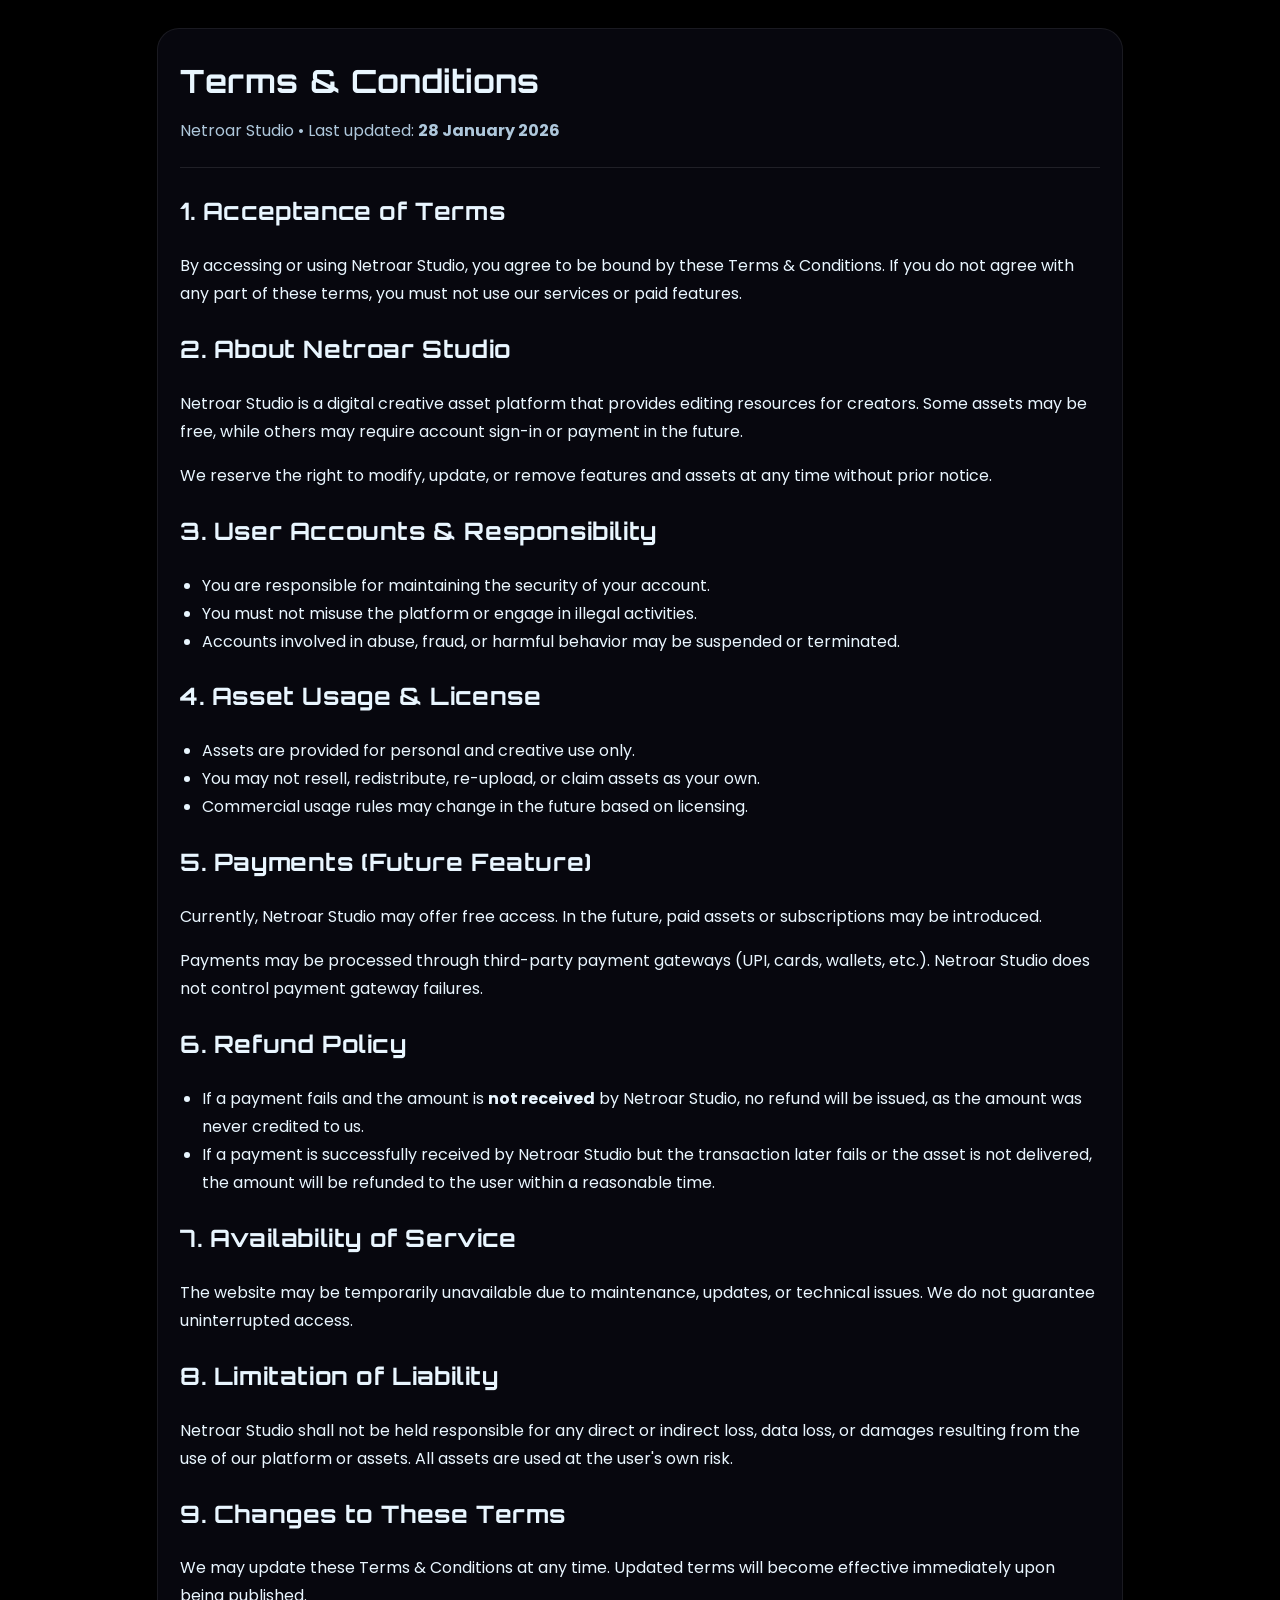
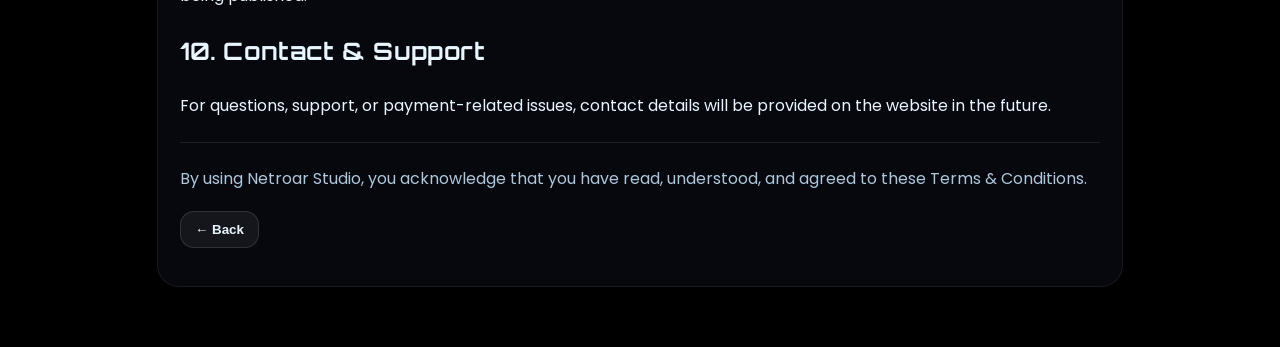
<file: terms.html>
<!DOCTYPE html>
<html lang="en">
<head>
  <meta charset="UTF-8" />
  <meta name="viewport" content="width=device-width, initial-scale=1.0"/>
  <title>Terms & Conditions - Netroar Studio</title>
  <link rel="icon" type="image/png" href="logo.png" />
  <link href="https://fonts.googleapis.com/css2?family=Poppins:wght@300;400;600;700&family=Orbitron:wght@500;700&display=swap" rel="stylesheet">

  <style>
    :root{
      --bg:#000;
      --panel:rgba(20,20,40,.35);
      --text:#e9f6ff;
      --muted:#cce9ff;
      --accent:#00c3ff;
    }
    body{
      margin:0;
      font-family:Poppins,sans-serif;
      background:var(--bg);
      color:var(--text);
      line-height:1.75;
      padding:28px 16px 60px;
    }
    .wrap{
      max-width:920px;
      margin:0 auto;
      background:var(--panel);
      border-radius:22px;
      padding:24px 22px;
      border:1px solid rgba(255,255,255,.08);
      box-shadow:0 0 28px rgba(0,0,0,.25);
      backdrop-filter: blur(14px);
    }
    h1,h2{
      font-family:Orbitron,sans-serif;
      letter-spacing:.6px;
    }
    h1{ margin:0 0 8px; }
    .small{
      color:var(--muted);
      opacity:.85;
      margin-bottom:18px;
    }
    a{
      color:var(--accent);
      font-weight:800;
      text-decoration:none;
    }
    a:hover{ text-decoration:underline; }
    ul{ padding-left:22px; }
    hr{
      border:none;
      height:1px;
      background:rgba(255,255,255,.10);
      margin:22px 0;
    }
    /* Back button */
    .back-btn{
    display:inline-flex;
    align-items:center;
    gap:8px;
    margin-bottom:14px;
    padding:10px 14px;
    border-radius:14px;
    font-weight:800;
    cursor:pointer;
    border:1px solid rgba(255,255,255,.12);
    background:rgba(255,255,255,.06);
    color:var(--text);
    transition:transform .18s ease, box-shadow .18s ease, background .18s ease;
    }
    .back-btn:hover{
    transform:translateY(-2px);
    background:rgba(0,195,255,.10);
    box-shadow:0 14px 30px rgba(0,0,0,.35);
    }
    .back-btn:active{
    transform:scale(.96);
    }
    /* ❌ Terms error fallback UI */
    .terms-error{
    display:none;
    margin-top:18px;
    padding:16px 18px;
    border-radius:16px;
    background:rgba(255,80,80,.12);
    border:1px solid rgba(255,80,80,.35);
    color:#ffd6d6;
    }
    .terms-error h3{
    margin:0 0 6px;
    font-family:Orbitron,sans-serif;
    font-size:1.05rem;
    }
    .terms-error p{
    margin:0;
    font-size:.95rem;
    opacity:.9;
    }

  </style>
</head>
<body>

  <div class="wrap">
    <h1>Terms & Conditions</h1>
    <div class="small">
      Netroar Studio • Last updated: <b>28 January 2026</b>
    </div>

    <hr>

    <h2>1. Acceptance of Terms</h2>
    <p>
      By accessing or using Netroar Studio, you agree to be bound by these
      Terms & Conditions. If you do not agree with any part of these terms,
      you must not use our services or paid features.
    </p>

    <h2>2. About Netroar Studio</h2>
    <p>
      Netroar Studio is a digital creative asset platform that provides
      editing resources for creators. Some assets may be free, while
      others may require account sign-in or payment in the future.
    </p>
    <p>
      We reserve the right to modify, update, or remove features and assets
      at any time without prior notice.
    </p>

    <h2>3. User Accounts & Responsibility</h2>
    <ul>
      <li>You are responsible for maintaining the security of your account.</li>
      <li>You must not misuse the platform or engage in illegal activities.</li>
      <li>Accounts involved in abuse, fraud, or harmful behavior may be suspended or terminated.</li>
    </ul>

    <h2>4. Asset Usage & License</h2>
    <ul>
      <li>Assets are provided for personal and creative use only.</li>
      <li>You may not resell, redistribute, re-upload, or claim assets as your own.</li>
      <li>Commercial usage rules may change in the future based on licensing.</li>
    </ul>

    <h2>5. Payments (Future Feature)</h2>
    <p>
      Currently, Netroar Studio may offer free access. In the future,
      paid assets or subscriptions may be introduced.
    </p>
    <p>
      Payments may be processed through third-party payment gateways
      (UPI, cards, wallets, etc.). Netroar Studio does not control
      payment gateway failures.
    </p>

    <h2>6. Refund Policy</h2>
    <ul>
      <li>
        If a payment fails and the amount is <b>not received</b> by Netroar Studio,
        no refund will be issued, as the amount was never credited to us.
      </li>
      <li>
        If a payment is successfully received by Netroar Studio but the transaction
        later fails or the asset is not delivered, the amount will be refunded
        to the user within a reasonable time.
      </li>
    </ul>

    <h2>7. Availability of Service</h2>
    <p>
      The website may be temporarily unavailable due to maintenance,
      updates, or technical issues. We do not guarantee uninterrupted access.
    </p>

    <h2>8. Limitation of Liability</h2>
    <p>
      Netroar Studio shall not be held responsible for any direct or indirect
      loss, data loss, or damages resulting from the use of our platform or assets.
      All assets are used at the user's own risk.
    </p>

    <h2>9. Changes to These Terms</h2>
    <p>
      We may update these Terms & Conditions at any time.
      Updated terms will become effective immediately upon being published.
    </p>

    <h2>10. Contact & Support</h2>
    <p>
      For questions, support, or payment-related issues, contact details
      will be provided on the website in the future.
    </p>

    <hr>

    <p class="small">
      By using Netroar Studio, you acknowledge that you have read,
      understood, and agreed to these Terms & Conditions.
    </p>
    <button class="back-btn" onclick="goBack()" title="Back">
    ← Back
    </button>

  </div>
  <!-- ❌ Error fallback -->
    <div id="termsError" class="terms-error">
        <h3>⚠️ Something went wrong</h3>
        <p>
            We couldn’t load the Terms & Conditions properly.
            You’ll be redirected back automatically.
        </p>
    </div>

<script>
  function goBack(){
    const params = new URLSearchParams(window.location.search);

    if (params.get("from") === "auth") {
      // auth modal ke liye wapas
      window.location.href = "index.html?openAuth=1";
    } else if (window.history.length > 1) {
      window.history.back();
    } else {
      window.location.href = "index.html";
    }
  }
    // ✅ Safety fallback: agar page properly load na ho

  function showTermsErrorAndRedirect(){
    const box = document.getElementById("termsError");
    if (box) box.style.display = "block";

    setTimeout(() => {
      window.location.replace("index.html");
    }, 2500);
  }

    // Catch JS / resource errors
    window.addEventListener("error", function () {
        showTermsErrorAndRedirect();
    });

    // Extra safety: blank / broken DOM
    window.addEventListener("load", function () {
        setTimeout(() => {
        if (!document.body || document.body.innerText.trim().length < 80) {
            showTermsErrorAndRedirect();
        }
    }, 600);
  });

</script>

</body>
</html>
</file>
